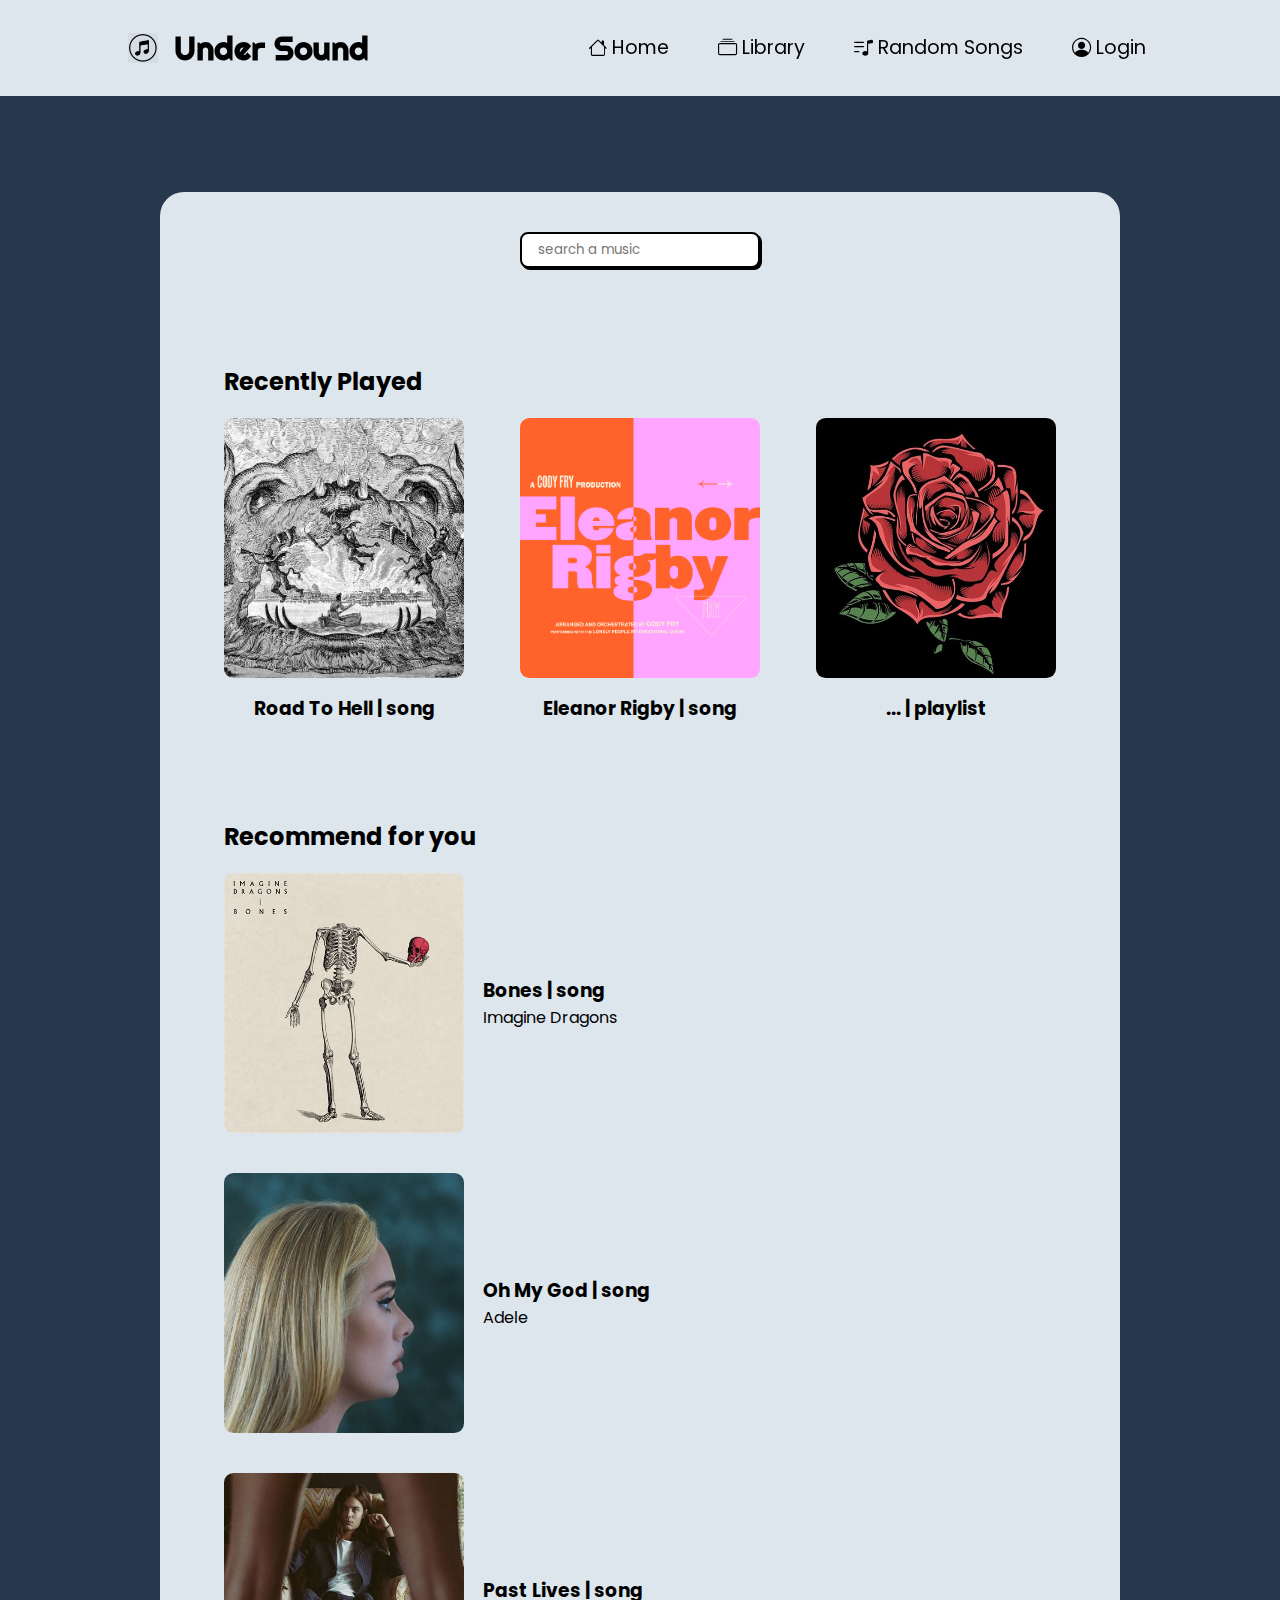
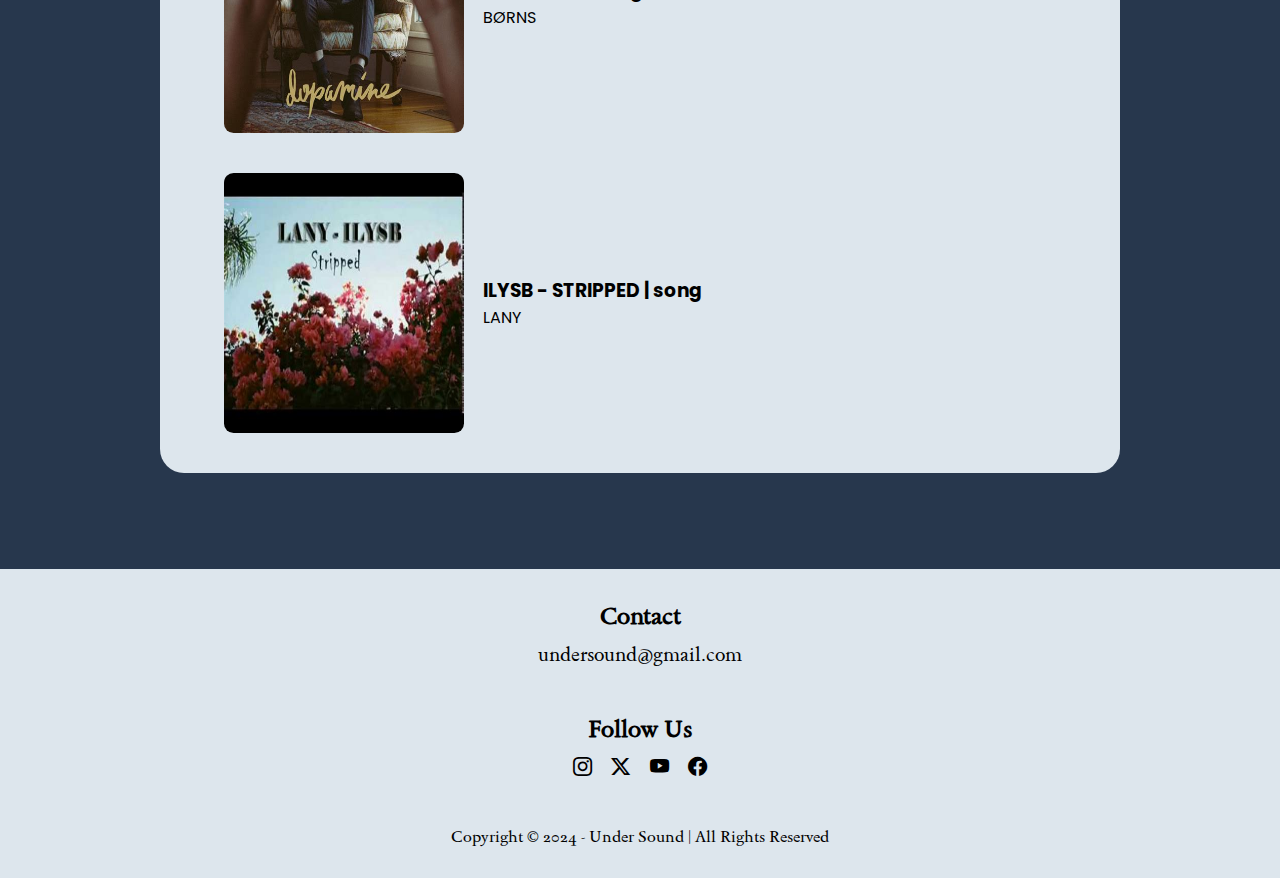
<file: index.html>
<!DOCTYPE html>
<html lang="en">
    <head>
        <meta charset="UTF-8">
        <meta name="viewport" content="width=device-width, initial-scale=1.0">
        <link rel="stylesheet" href="css/style.css">
        <link rel="stylesheet" href="https://cdn.jsdelivr.net/npm/bootstrap-icons@1.11.3/font/bootstrap-icons.min.css">
        <title>Under Sound</title>
    </head>
    <body>
        <header>
            <a href="index.html" class="site-branding">
                <img 
                src="images/logo.png" 
                alt="branding logo"
                id="logo"
                width="30px"
                height="30px">
                <h1>Under Sound</h1>
            </a>

            <nav>
                <ul class="navigation">
                    <li>
                        <a href="index.html">
                            <i class="bi bi-house"></i>
                            Home
                        </a>
                    </li>
                    <li>
                        <a href="my-library.html">
                            <i class="bi bi-collection"></i>
                            Library
                        </a>
                    </li>
                    <li>
                        <a href="random-songs.html">
                            <i class="bi bi-music-note-list"></i>
                            Random Songs
                        </a>
                    </li>
                    <li>
                        <a href="login.html">
                            <i class="bi bi-person-circle"></i>
                            Login
                        </a>
                    </li>
                </ul>
            </nav>
        </header>


        <main>
            <div class="main_container">
                <input type="text" placeholder="search a music" id="search_music">
    
                <section class="main_container_section">
                    <h2>Recently Played</h2>

                    <div class="recently_played_container">
                        <section class="recently_played_content">
                            <img 
                            src="images/road-to-hell.png" 
                            alt=""
                            width="240"
                            height="260">

                            <h3>Road To Hell | song</h3>
                        </section>

                        <section class="recently_played_content">
                            <img 
                            src="images/eleanor-rigby.png" 
                            alt=""
                            width="240"
                            height="260">
                            
                            <h3>Eleanor Rigby | song</h3>
                        </section>

                        <section class="recently_played_content">
                            <img
                            src="images/rose" 
                            alt=""
                            width="240"
                            height="260">
                            
                            <h3>... | playlist</h3>
                        </section>
                    </div>
                </section>
                
                <section class="main_container_section">
                    <h2>Recommend for you</h2>

                    <div class="recommend_section_container">
                        <section class="recommend_section_content">
                            <img 
                            src="images/bones" 
                            alt=""
                            width="240"
                            height="260">
                            
                            <section>
                                <h3>Bones | song</h3>
                                <p>Imagine Dragons</p>
                            </section>
                        </section>

                        <section class="recommend_section_content">
                            <img 
                            src="images/oh-my-god" 
                            alt=""
                            width="240"
                            height="260">
                            
                            <section>
                                <h3>Oh My God | song</h3>
                                <p>Adele</p>
                            </section>
                        </section>

                        <section class="recommend_section_content">
                            <img 
                            src="images/past-lives" 
                            alt=""
                            width="240"
                            height="260">
                            
                            <section>
                                <h3>Past Lives | song</h3>
                                <p>BØRNS</p>
                            </section>
                        </section>

                        <section class="recommend_section_content">
                            <img 
                            src="images/ilysb-stripped" 
                            alt=""
                            width="240"
                            height="260">
                            
                            <section>
                                <h3>ILYSB - STRIPPED | song</h3>
                                <p>LANY</p>
                            </section>
                        </section>
                    </div>
                </section>
            </div>
        </main>

        
        <footer>
            <section class="footer_section">
                <h2>Contact</h2>
                <a href="#" id="email_contact">undersound@gmail.com</a>
            </section>

            <section class="footer_section">
                <h2>Follow Us</h2>
                <div class="social_media">
                    <a href="https://www.instagram.com/">
                        <i class="bi bi-instagram"></i>
                    </a>
                    <a href="https://x.com/">
                        <i class="bi bi-twitter-x"></i>
                    </a>
                    <a href="https://www.youtube.com/">
                        <i class="bi bi-youtube"></i>
                    </a>
                    <a href="https://www.facebook.com/">
                        <i class="bi bi-facebook"></i>
                    </a>
                </div>
            </section>

            <p>Copyright &#169 2024 - Under Sound | All Rights Reserved</p>
        </footer>
    </body>
</html>
</file>
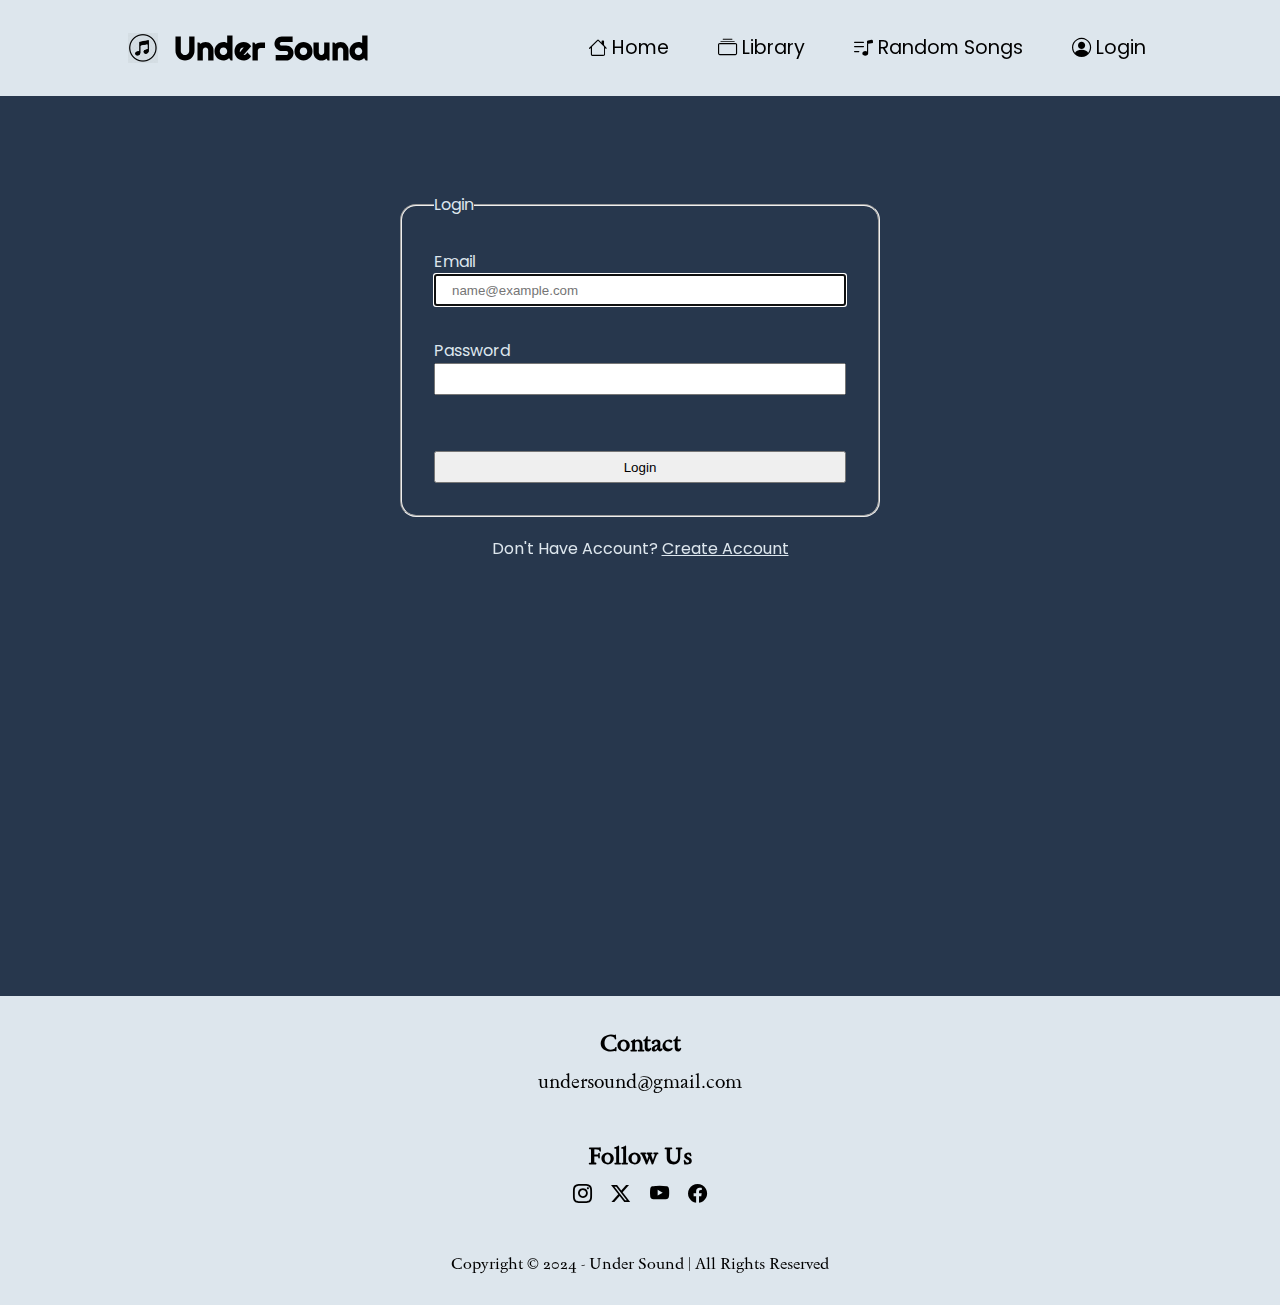
<file: login.html>
<!DOCTYPE html>
<html lang="en">
    <head>
        <meta charset="UTF-8">
        <meta name="viewport" content="width=device-width, initial-scale=1.0">
        <link rel="stylesheet" href="css/style.css">
        <link rel="stylesheet" href="https://cdn.jsdelivr.net/npm/bootstrap-icons@1.11.3/font/bootstrap-icons.min.css">
        <title>Under Sound | Login</title>
    </head>
    <body>
        <header>
            <a href="index.html" class="site-branding">
                <img 
                src="images/logo.png" 
                alt="branding logo"
                id="logo"
                width="30px"
                height="30px">
                <h1>Under Sound</h1>
            </a>

            <nav>
                <ul class="navigation">
                    <li>
                        <a href="index.html">
                            <i class="bi bi-house"></i>
                            Home
                        </a>
                    </li>
                    <li>
                        <a href="my-library.html">
                            <i class="bi bi-collection"></i>
                            Library
                        </a>
                    </li>
                    <li>
                        <a href="podcasts.html">
                            <i class="bi bi-music-note-list"></i>
                            Random Songs
                        </a>
                    </li>
                    <li>
                        <a href="random-songs.html">
                            <i class="bi bi-person-circle"></i>
                            Login
                        </a>
                    </li>
                </ul>
            </nav>
        </header>


        <main>
            <form action="" method="POST" class="login_form">
                <fieldset>
                    <legend>Login</legend>

                    <label for="login_email">Email</label>
                    <input type="email" name="email" placeholder="name@example.com" autofocus id="login_email">

                    <label for="login_password">Password</label>
                    <input type="password" name="password" id="login_password">
                    
                    <input type="submit" value="Login" id="login_button">
                </fieldset>

                <p>Don't Have Account? <a href="">Create Account</a></p>
            </form>
        </main>

        
        <footer>
            <section class="footer_section">
                <h2>Contact</h2>
                <a href="#" id="email_contact">undersound@gmail.com</a>
            </section>

            <section class="footer_section">
                <h2>Follow Us</h2>
                <div class="social_media">
                    <a href="https://www.instagram.com/">
                        <i class="bi bi-instagram"></i>
                    </a>
                    <a href="https://x.com/">
                        <i class="bi bi-twitter-x"></i>
                    </a>
                    <a href="https://www.youtube.com/">
                        <i class="bi bi-youtube"></i>
                    </a>
                    <a href="https://www.facebook.com/">
                        <i class="bi bi-facebook"></i>
                    </a>
                </div>
            </section>

            <p>Copyright &#169 2024 - Under Sound | All Rights Reserved</p>
        </footer>
    </body>
</html>
</file>
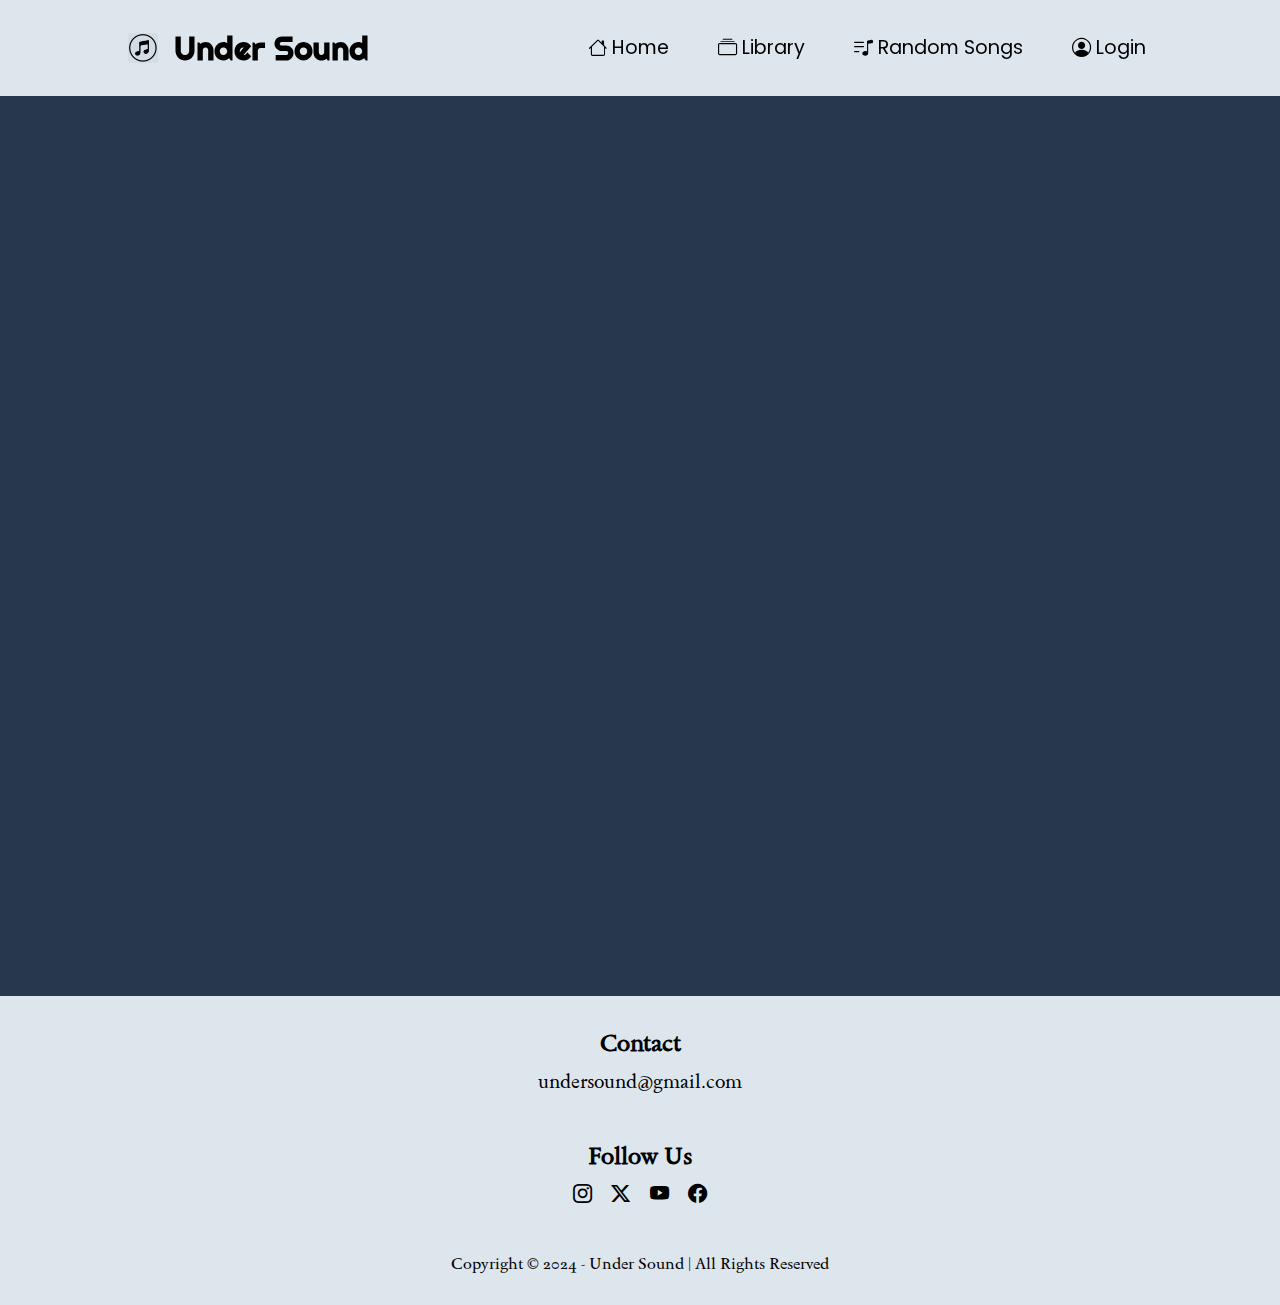
<file: my-library.html>
<!DOCTYPE html>
<html lang="en">
    <head>
        <meta charset="UTF-8">
        <meta name="viewport" content="width=device-width, initial-scale=1.0">
        <link rel="stylesheet" href="css/style.css">
        <link rel="stylesheet" href="https://cdn.jsdelivr.net/npm/bootstrap-icons@1.11.3/font/bootstrap-icons.min.css">
        <title>Under Sound | My Library</title>
    </head>
    <body>
        <header>
            <a href="index.html" class="site-branding">
                <img 
                src="images/logo.png" 
                alt="branding logo"
                id="logo"
                width="30px"
                height="30px">
                <h1>Under Sound</h1>
            </a>

            <nav>
                <ul class="navigation">
                    <li>
                        <a href="index.html">
                            <i class="bi bi-house"></i>
                            Home
                        </a>
                    </li>
                    <li>
                        <a href="my-library.html">
                            <i class="bi bi-collection"></i>
                            Library
                        </a>
                    </li>
                    <li>
                        <a href="random-songs.html">
                            <i class="bi bi-music-note-list"></i>
                            Random Songs
                        </a>
                    </li>
                    <li>
                        <a href="login.html">
                            <i class="bi bi-person-circle"></i>
                            Login
                        </a>
                    </li>
                </ul>
            </nav>
        </header>


        <main>
            
        </main>

        
        <footer>
            <section class="footer_section">
                <h2>Contact</h2>
                <a href="#" id="email_contact">undersound@gmail.com</a>
            </section>

            <section class="footer_section">
                <h2>Follow Us</h2>
                <div class="social_media">
                    <a href="https://www.instagram.com/">
                        <i class="bi bi-instagram"></i>
                    </a>
                    <a href="https://x.com/">
                        <i class="bi bi-twitter-x"></i>
                    </a>
                    <a href="https://www.youtube.com/">
                        <i class="bi bi-youtube"></i>
                    </a>
                    <a href="https://www.facebook.com/">
                        <i class="bi bi-facebook"></i>
                    </a>
                </div>
            </section>

            <p>Copyright &#169 2024 - Under Sound | All Rights Reserved</p>
        </footer>
    </body>
</html>
</file>
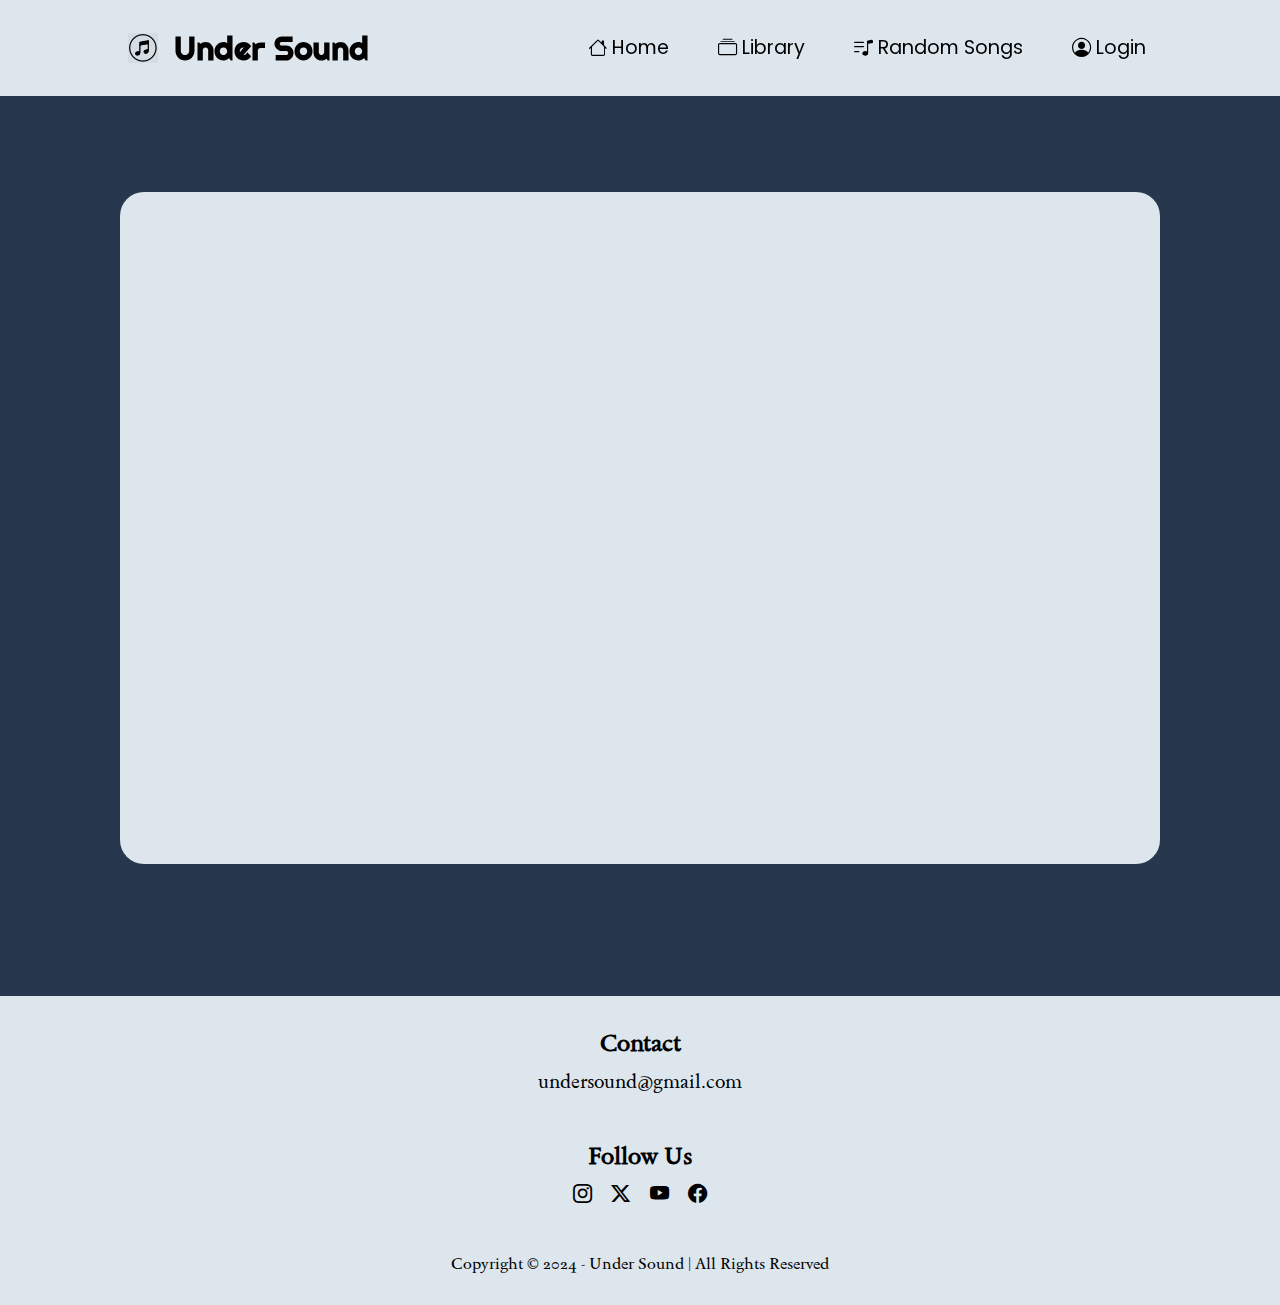
<file: random-songs.html>
<!DOCTYPE html>
<html lang="en">
    <head>
        <meta charset="UTF-8">
        <meta name="viewport" content="width=device-width, initial-scale=1.0">
        <link rel="stylesheet" href="css/style.css">
        <link rel="stylesheet" href="https://cdn.jsdelivr.net/npm/bootstrap-icons@1.11.3/font/bootstrap-icons.min.css">
        <title>Under Sound | Random Musics</title>
    </head>
    <body>
        <header>
            <a href="index.html" class="site-branding">
                <img 
                src="images/logo.png" 
                alt="branding logo"
                id="logo"
                width="30px"
                height="30px">
                <h1>Under Sound</h1>
            </a>

            <nav>
                <ul class="navigation">
                    <li>
                        <a href="index.html">
                            <i class="bi bi-house"></i>
                            Home
                        </a>
                    </li>
                    <li>
                        <a href="my-library.html">
                            <i class="bi bi-collection"></i>
                            Library
                        </a>
                    </li>
                    <li>
                        <a href="random-songs.html">
                            <i class="bi bi-music-note-list"></i>
                            Random Songs
                        </a>
                    </li>
                    <li>
                        <a href="login.html">
                            <i class="bi bi-person-circle"></i>
                            Login
                        </a>
                    </li>
                </ul>
            </nav>
        </header>


        <main>
            <div class="random_songs">
                <iframe width="280" height="280" src="https://www.youtube.com/embed/W8B9N5OE9Ck?si=yKPZRx3DCcZ9Fw3S" title="YouTube video player" frameborder="0" allow="accelerometer; autoplay; clipboard-write; encrypted-media; gyroscope; picture-in-picture; web-share" referrerpolicy="strict-origin-when-cross-origin" allowfullscreen></iframe>

                <iframe width="280" height="280" src="https://www.youtube.com/embed/U82kvnnxTRw?si=U60dArIOaCx_v31o" title="YouTube video player" frameborder="0" allow="accelerometer; autoplay; clipboard-write; encrypted-media; gyroscope; picture-in-picture; web-share" referrerpolicy="strict-origin-when-cross-origin" allowfullscreen></iframe>

                <iframe width="280" height="280" src="https://www.youtube.com/embed/YpHS9-VyDuw?si=kLjed_n9OQIMB8Km" title="YouTube video player" frameborder="0" allow="accelerometer; autoplay; clipboard-write; encrypted-media; gyroscope; picture-in-picture; web-share" referrerpolicy="strict-origin-when-cross-origin" allowfullscreen></iframe>

                <iframe width="280" height="280" src="https://www.youtube.com/embed/0bULQuJnGqM?si=Mk65rnU8R_QCQLZY" title="YouTube video player" frameborder="0" allow="accelerometer; autoplay; clipboard-write; encrypted-media; gyroscope; picture-in-picture; web-share" referrerpolicy="strict-origin-when-cross-origin" allowfullscreen></iframe>

                <iframe width="280" height="280" src="https://www.youtube.com/embed/HYwNM1t9ltI?si=DAQMyXdx_cgI8Kgg" title="YouTube video player" frameborder="0" allow="accelerometer; autoplay; clipboard-write; encrypted-media; gyroscope; picture-in-picture; web-share" referrerpolicy="strict-origin-when-cross-origin" allowfullscreen></iframe>

                <iframe width="280" height="280" src="https://www.youtube.com/embed/130hfqw0G-4?si=rYAcqlMuuO8I-4pN" title="YouTube video player" frameborder="0" allow="accelerometer; autoplay; clipboard-write; encrypted-media; gyroscope; picture-in-picture; web-share" referrerpolicy="strict-origin-when-cross-origin" allowfullscreen></iframe>
            </div>
        </main>

        
        <footer>
            <section class="footer_section">
                <h2>Contact</h2>
                <a href="" id="email_contact">undersound@gmail.com</a>
            </section>

            <section class="footer_section">
                <h2>Follow Us</h2>
                <div class="social_media">
                    <a href="https://www.instagram.com/">
                        <i class="bi bi-instagram"></i>
                    </a>
                    <a href="https://x.com/">
                        <i class="bi bi-twitter-x"></i>
                    </a>
                    <a href="https://www.youtube.com/">
                        <i class="bi bi-youtube"></i>
                    </a>
                    <a href="https://www.facebook.com/">
                        <i class="bi bi-facebook"></i>
                    </a>
                </div>
            </section>

            <p>Copyright &#169 2024 - Under Sound | All Rights Reserved</p>
        </footer>
    </body>
</html>
</file>
<file: css/style.css>
@import url('https://fonts.googleapis.com/css2?family=Poppins:ital,wght@0,100;0,200;0,300;0,400;0,500;0,600;0,700;0,800;0,900;1,100;1,200;1,300;1,400;1,500;1,600;1,700;1,800;1,900&display=swap');
@import url('https://fonts.googleapis.com/css2?family=Poppins:ital,wght@0,100;0,200;0,300;0,400;0,500;0,600;0,700;0,800;0,900;1,100;1,200;1,300;1,400;1,500;1,600;1,700;1,800;1,900&family=Righteous&display=swap');
@import url('https://fonts.googleapis.com/css2?family=Poppins:ital,wght@0,100;0,200;0,300;0,400;0,500;0,600;0,700;0,800;0,900;1,100;1,200;1,300;1,400;1,500;1,600;1,700;1,800;1,900&family=Righteous&family=Sedan:ital@0;1&display=swap');


* {
    box-sizing: border-box;
    margin: 0;
    padding: 0;
}


:root {
    --black: #000000;
    --white: #DDE6ED;
    --grey: #BFBABA;
    --dark-grey: #27374D;

    --poppins-font: "Poppins", sans-serif;
    --righteous-font: "Righteous", sans-serif;
    --sedan-font: "Sedan", serif;
}



/* header style */
header {
    display: flex;
    flex-direction: row;
    position: sticky;
    align-items: center;
    justify-content: space-between;
    padding: 0 8rem;
    height: 6rem;
    background-color: var(--white);
}

header h1 {
    font-family: var(--righteous-font);
}

header a {
    text-decoration: none;
    font-family: var(--poppins-font);
    color: var(--black);
}

header ul li {
    list-style: none;
}

.site-branding {
    display: flex;
    align-items: center;
    gap: 1rem;
}

#logo {
    mix-blend-mode: multiply;
}

.navigation {
    display: flex;
    gap: 2.25rem;
    font-size: 1.2rem;
}

.navigation a {
    padding: 0.4rem;
}
.navigation a:hover {
    border-radius: 0.2rem;
    background-color: var(--grey);
}

main {
    display: flex;
    flex-direction: column;
    align-items: center;
    width: 100%;
    min-height: 100vh;
    padding: 6rem 0;
    background-color: var(--dark-grey);
}




/* home page style */
.main_container {
    display: flex;
    flex-direction: column;
    width: 60rem;
    height: auto;
    padding: 2.5rem 4rem;
    gap: 6rem;
    border-radius: 1.5rem;
    background-color: var(--white);
    color: var(--black);
}

#search_music {
    display: block;
    margin: auto;
    padding: 1rem;
    width: 15rem;
    height: 1.8rem;
    font-family: var(--poppins-font);
    border-radius: 0.5rem;
    border: 2px solid var(--black);
    box-shadow: 2px 2px var(--black);
}

.main_container_section {
    display: flex;
    flex-direction: column;
    gap: 1.2rem;
    font-family: var(--poppins-font);
}

.recently_played_container {
    display: flex;
    flex-direction: row;
    align-items: center;
    justify-content: space-between;
    width: 100%;
}
.recently_played_content {
    display: flex;
    flex-direction: column;
    align-items: center;
    gap: 1rem;
}

.recently_played_content img,
.recommend_section_content img {
    border-radius: 0.6rem;
}

.recommend_section_container {
    display: flex;
    flex-direction: column;
    gap: 2.5rem;
}
.recommend_section_content {
    display: flex;
    align-items: center;
    gap: 1.2rem;
}




/* random musics page style */
.random_songs {
    display: grid;
    grid-template-columns: repeat(3, 1fr);
    justify-items: center;
    gap: 2rem;
    width: 65rem;
    height: auto;
    padding: 2.5rem 4rem;
    border-radius: 1.5rem;
    background-color: var(--white);
    color: var(--black);
}




/* login page style */
.login_form {
    display: flex;
    flex-direction: column;
    align-items: center;
    width: 30rem;
    margin: 0 auto;
    gap: 1.2rem;
    font-family: var(--poppins-font);
    color: var(--white);
}

.login_form fieldset {
    width: 100%;
    padding: 2rem;
    border-radius: 1rem;
}

#login_email,
#login_password,
#login_button {
    display: block;
    width: 100%;
    height: 2rem;
}

#login_email {
    margin-bottom: 2rem;
    padding: 0 1rem;
}
#login_password {
    margin-bottom: 3.5rem;
    padding: 0 1rem;
}
#login_button {
    cursor: pointer;
}

.login_form a {
    color: var(--white);
}




/* footer style */
footer {
    display: flex;
    flex-direction: column;
    align-items: center;
    padding: 2rem 0;
    gap: 3rem;
    background-color: var(--white);
    font-family: var(--sedan-font);
} 

footer a {
    text-decoration: none;
    color: var(--black);
}

.footer_section {
    display: flex;
    flex-direction: column;
    align-items: center;
    gap: 0.8rem;
}

#email_contact {
    font-size: 1.2rem;
}

.social_media {
    display: flex;
    gap: 1.2rem;
    font-size: 1.2rem;
}
</file>
